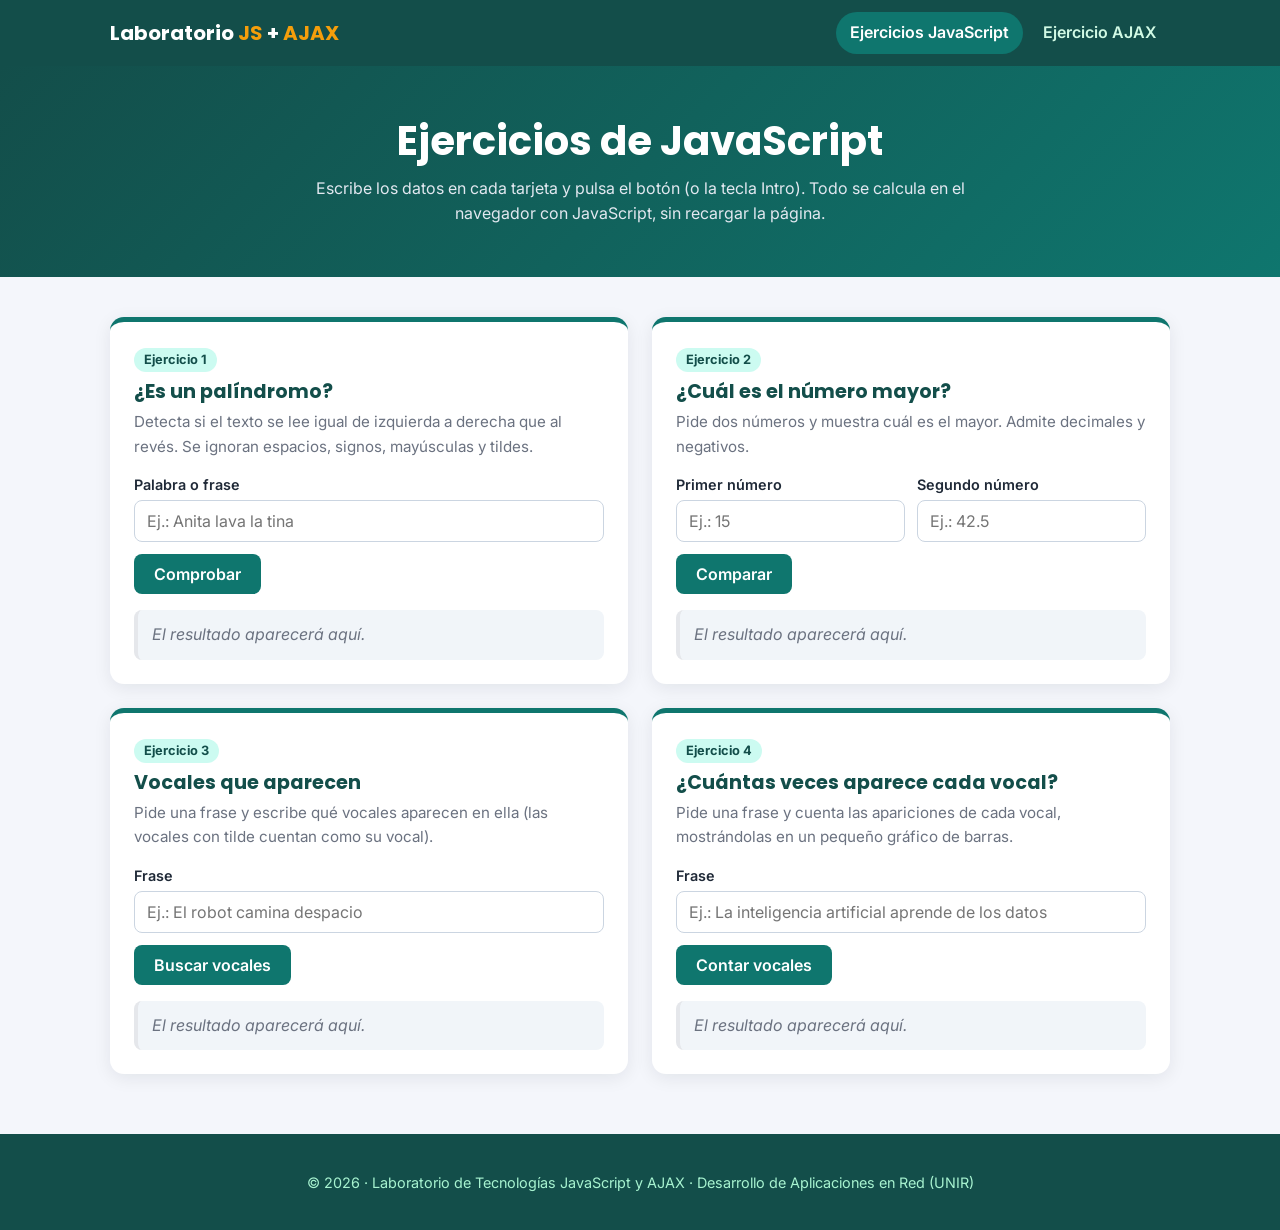
<file: index.html>
<!DOCTYPE html>
<html lang="es">
<head>
  <meta charset="UTF-8">
  <meta name="viewport" content="width=device-width, initial-scale=1.0">
  <title>Laboratorio JS y AJAX | Ejercicios JavaScript</title>
  <link rel="preconnect" href="https://fonts.googleapis.com">
  <link href="https://fonts.googleapis.com/css2?family=Inter:wght@400;600&family=Poppins:wght@600;700&display=swap" rel="stylesheet">
  <link rel="stylesheet" href="css/estilos.css">
</head>
<body>

  <header class="cabecera">
    <div class="contenedor">
      <a class="marca" href="index.html">Laboratorio <span>JS</span> + <span>AJAX</span></a>
      <nav>
        <ul class="menu">
          <li><a class="activo" href="index.html">Ejercicios JavaScript</a></li>
          <li><a href="ajax.html">Ejercicio AJAX</a></li>
        </ul>
      </nav>
    </div>
  </header>

  <section class="intro">
    <h1>Ejercicios de JavaScript</h1>
    <p>Escribe los datos en cada tarjeta y pulsa el botón (o la tecla Intro). Todo se calcula en el navegador con JavaScript, sin recargar la página.</p>
  </section>

  <main class="contenedor">
    <div class="rejilla">

      <!-- ===== Ejercicio 1 ===== -->
      <article class="tarjeta">
        <span class="numero">Ejercicio 1</span>
        <h2>¿Es un palíndromo?</h2>
        <p class="enunciado">Detecta si el texto se lee igual de izquierda a derecha que al revés. Se ignoran espacios, signos, mayúsculas y tildes.</p>
        <form id="form-palindromo">
          <label for="texto-palindromo">Palabra o frase</label>
          <input type="text" id="texto-palindromo" placeholder="Ej.: Anita lava la tina">
          <button type="submit">Comprobar</button>
        </form>
        <div id="res-palindromo" class="resultado" aria-live="polite"></div>
      </article>

      <!-- ===== Ejercicio 2 ===== -->
      <article class="tarjeta">
        <span class="numero">Ejercicio 2</span>
        <h2>¿Cuál es el número mayor?</h2>
        <p class="enunciado">Pide dos números y muestra cuál es el mayor. Admite decimales y negativos.</p>
        <form id="form-mayor">
          <div class="fila-numeros">
            <div>
              <label for="numero1">Primer número</label>
              <input type="number" id="numero1" step="any" placeholder="Ej.: 15">
            </div>
            <div>
              <label for="numero2">Segundo número</label>
              <input type="number" id="numero2" step="any" placeholder="Ej.: 42.5">
            </div>
          </div>
          <button type="submit">Comparar</button>
        </form>
        <div id="res-mayor" class="resultado" aria-live="polite"></div>
      </article>

      <!-- ===== Ejercicio 3 ===== -->
      <article class="tarjeta">
        <span class="numero">Ejercicio 3</span>
        <h2>Vocales que aparecen</h2>
        <p class="enunciado">Pide una frase y escribe qué vocales aparecen en ella (las vocales con tilde cuentan como su vocal).</p>
        <form id="form-vocales">
          <label for="frase-vocales">Frase</label>
          <input type="text" id="frase-vocales" placeholder="Ej.: El robot camina despacio">
          <button type="submit">Buscar vocales</button>
        </form>
        <div id="res-vocales" class="resultado" aria-live="polite"></div>
      </article>

      <!-- ===== Ejercicio 4 ===== -->
      <article class="tarjeta">
        <span class="numero">Ejercicio 4</span>
        <h2>¿Cuántas veces aparece cada vocal?</h2>
        <p class="enunciado">Pide una frase y cuenta las apariciones de cada vocal, mostrándolas en un pequeño gráfico de barras.</p>
        <form id="form-conteo">
          <label for="frase-conteo">Frase</label>
          <input type="text" id="frase-conteo" placeholder="Ej.: La inteligencia artificial aprende de los datos">
          <button type="submit">Contar vocales</button>
        </form>
        <div id="res-conteo" class="resultado" aria-live="polite"></div>
      </article>

    </div>
  </main>

  <footer class="pie">
    <p>&copy; 2026 · Laboratorio de Tecnologías JavaScript y AJAX · Desarrollo de Aplicaciones en Red (UNIR)</p>
  </footer>

  <!-- El script va al final para que los formularios ya existan cuando se ejecute -->
  <script src="js/ejercicios.js"></script>
</body>
</html>
</file>
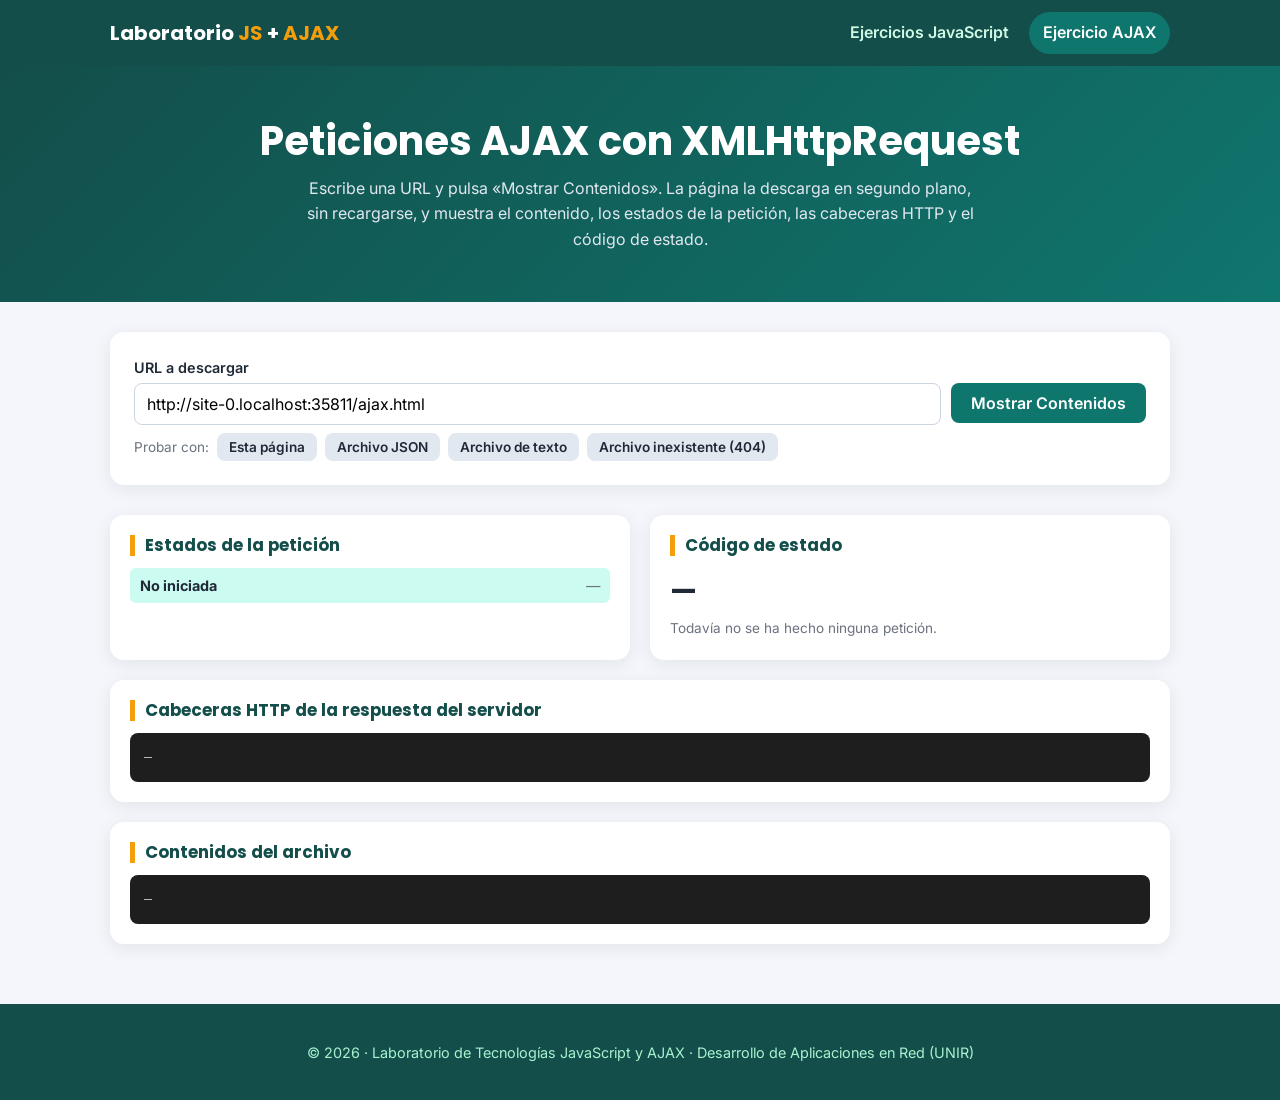
<file: ajax.html>
<!DOCTYPE html>
<html lang="es">
<head>
  <meta charset="UTF-8">
  <meta name="viewport" content="width=device-width, initial-scale=1.0">
  <title>Laboratorio JS y AJAX | Ejercicio AJAX</title>
  <link rel="preconnect" href="https://fonts.googleapis.com">
  <link href="https://fonts.googleapis.com/css2?family=Inter:wght@400;600&family=Poppins:wght@600;700&display=swap" rel="stylesheet">
  <link rel="stylesheet" href="css/estilos.css">
</head>
<body>

  <header class="cabecera">
    <div class="contenedor">
      <a class="marca" href="index.html">Laboratorio <span>JS</span> + <span>AJAX</span></a>
      <nav>
        <ul class="menu">
          <li><a href="index.html">Ejercicios JavaScript</a></li>
          <li><a class="activo" href="ajax.html">Ejercicio AJAX</a></li>
        </ul>
      </nav>
    </div>
  </header>

  <section class="intro">
    <h1>Peticiones AJAX con XMLHttpRequest</h1>
    <p>Escribe una URL y pulsa «Mostrar Contenidos». La página la descarga en segundo plano, sin recargarse, y muestra el contenido, los estados de la petición, las cabeceras HTTP y el código de estado.</p>
  </section>

  <main class="contenedor">

    <!-- ===== Formulario de la URL ===== -->
    <section class="panel">
      <form id="formulario">
        <label for="recurso">URL a descargar</label>
        <div class="formulario-url">
          <input type="text" id="recurso" autocomplete="off">
          <button type="submit" id="enviar">Mostrar Contenidos</button>
        </div>
      </form>
      <div class="pruebas">
        Probar con:
        <button type="button" class="secundario" data-url="">Esta página</button>
        <button type="button" class="secundario" data-url="datos/robots.json">Archivo JSON</button>
        <button type="button" class="secundario" data-url="datos/mensaje.txt">Archivo de texto</button>
        <button type="button" class="secundario" data-url="datos/no-existe.html">Archivo inexistente (404)</button>
      </div>
      <!-- Este aviso solo se muestra si la página se abre con doble clic (file://) -->
      <p id="aviso-local" class="aviso" hidden>
        Has abierto la página directamente desde el disco (<code>file://</code>). Los navegadores bloquean las peticiones AJAX en ese caso:
        ábrela con <strong>Live Server</strong> en VS Code o desde el sitio publicado.
      </p>
    </section>

    <!-- ===== Zonas de resultados ===== -->
    <div class="zonas">

      <section class="zona">
        <h2>Estados de la petición</h2>
        <ul id="estados" class="lista-estados">
          <li>No iniciada <span class="tiempo">—</span></li>
        </ul>
      </section>

      <section class="zona">
        <h2>Código de estado</h2>
        <div id="codigo" class="codigo-estado">—</div>
        <p id="codigo-texto" class="detalle">Todavía no se ha hecho ninguna petición.</p>
      </section>

      <section class="zona ancha">
        <h2>Cabeceras HTTP de la respuesta del servidor</h2>
        <pre id="cabeceras">—</pre>
      </section>

      <section class="zona ancha">
        <h2>Contenidos del archivo</h2>
        <pre id="contenidos">—</pre>
      </section>

    </div>
  </main>

  <footer class="pie">
    <p>&copy; 2026 · Laboratorio de Tecnologías JavaScript y AJAX · Desarrollo de Aplicaciones en Red (UNIR)</p>
  </footer>

  <script src="js/ajax.js"></script>
</body>
</html>
</file>
<file: css/estilos.css>
/* =========================================================
   Laboratorio JavaScript y AJAX - Hoja de estilos
   ========================================================= */

/* ---------- 1. Variables ---------- */
:root {
  --fondo: #f4f6fb;
  --tarjeta: #ffffff;
  --texto: #1f2937;
  --suave: #6b7280;
  --primario: #0f766e;
  --primario-osc: #134e4a;
  --acento: #f59e0b;
  --borde: #e5e7eb;
  --ok: #15803d;
  --error: #b91c1c;
  --radio: 14px;
  --sombra: 0 4px 18px rgba(15, 23, 42, 0.08);
}

/* ---------- 2. Base ---------- */
* { box-sizing: border-box; }

body {
  margin: 0;
  font-family: "Inter", "Segoe UI", Arial, sans-serif;
  font-size: 16px;
  line-height: 1.6;
  color: var(--texto);
  background: var(--fondo);
}

h1, h2, h3 {
  font-family: "Poppins", "Segoe UI", Arial, sans-serif;
  color: var(--primario-osc);
  line-height: 1.25;
}

code {
  background: #eef2f7;
  padding: 1px 6px;
  border-radius: 4px;
  font-size: 0.9em;
}

.contenedor {
  max-width: 1100px;
  margin: 0 auto;
  padding: 0 20px;
}

/* ---------- 3. Cabecera y menú ---------- */
.cabecera {
  position: sticky;
  top: 0;
  z-index: 10;
  background: var(--primario-osc);
}

.cabecera .contenedor {
  display: flex;
  align-items: center;
  justify-content: space-between;
  flex-wrap: wrap;
  gap: 10px;
  padding-top: 12px;
  padding-bottom: 12px;
}

.marca {
  color: #fff;
  text-decoration: none;
  font-family: "Poppins", sans-serif;
  font-weight: 700;
  font-size: 1.25rem;
}

.marca span { color: var(--acento); }

.menu {
  display: flex;
  gap: 6px;
  list-style: none;
  margin: 0;
  padding: 0;
  flex-wrap: wrap;
}

.menu a {
  display: block;
  padding: 8px 14px;
  border-radius: 999px;
  color: #d1fae5;
  text-decoration: none;
  font-weight: 600;
}

.menu a:hover,
.menu a.activo {
  background: var(--primario);
  color: #fff;
}

/* ---------- 4. Introducción de cada página ---------- */
.intro {
  background: linear-gradient(135deg, var(--primario-osc), var(--primario));
  color: #e2e8f0;
  padding: 50px 20px;
  text-align: center;
}

.intro h1 {
  color: #fff;
  margin: 0 0 10px;
  font-size: clamp(1.7rem, 4vw, 2.5rem);
}

.intro p {
  max-width: 680px;
  margin: 0 auto;
}

/* ---------- 5. Tarjetas de ejercicios ---------- */
.rejilla {
  display: grid;
  grid-template-columns: repeat(2, 1fr);   /* cuadrícula de 2 x 2 para los cuatro ejercicios */
  gap: 24px;
  margin: 40px 0 60px;
}

.tarjeta {
  background: var(--tarjeta);
  border-radius: var(--radio);
  box-shadow: var(--sombra);
  padding: 24px;
  border-top: 5px solid var(--primario);
}

.tarjeta h2 {
  margin: 0 0 6px;
  font-size: 1.2rem;
}

.numero {
  display: inline-block;
  background: #ccfbf1;
  color: var(--primario-osc);
  font-weight: 700;
  font-size: 0.8rem;
  padding: 2px 10px;
  border-radius: 999px;
  margin-bottom: 8px;
}

.tarjeta .enunciado {
  color: var(--suave);
  margin: 0 0 14px;
  font-size: 0.95rem;
}

/* ---------- 6. Formularios ---------- */
label {
  display: block;
  font-weight: 600;
  font-size: 0.9rem;
  margin-bottom: 4px;
}

input[type="text"],
input[type="number"],
input[type="url"] {
  width: 100%;
  padding: 10px 12px;
  border: 1px solid #cbd5e1;
  border-radius: 8px;
  font-size: 1rem;
  margin-bottom: 12px;
  font-family: inherit;
}

input:focus {
  outline: 2px solid var(--primario);
  border-color: transparent;
}

.fila-numeros {
  display: flex;
  gap: 12px;
}

.fila-numeros > div { flex: 1; }

button {
  background: var(--primario);
  color: #fff;
  border: none;
  padding: 10px 20px;
  border-radius: 8px;
  font-size: 1rem;
  font-weight: 600;
  cursor: pointer;
  font-family: inherit;
  transition: background 0.2s;
}

button:hover { background: var(--primario-osc); }

button.secundario {
  background: #e2e8f0;
  color: var(--texto);
  font-size: 0.85rem;
  padding: 6px 12px;
}

button.secundario:hover { background: #cbd5e1; }

/* ---------- 7. Resultados ---------- */
.resultado {
  margin-top: 16px;
  padding: 12px 14px;
  border-radius: 8px;
  background: #f1f5f9;
  border-left: 4px solid var(--borde);
  min-height: 48px;
}

.resultado:empty::before {             /* texto gris mientras no hay resultado */
  content: "El resultado aparecerá aquí.";
  color: var(--suave);
  font-style: italic;
}

.resultado.ok    { border-left-color: var(--ok);    background: #f0fdf4; }
.resultado.error { border-left-color: var(--error); background: #fef2f2; }
.resultado.info  { border-left-color: var(--primario); }

.detalle {
  font-size: 0.85rem;
  color: var(--suave);
  margin: 4px 0 0;
}

/* Vocales del ejercicio 3 */
.vocales {
  display: flex;
  gap: 8px;
  margin-top: 6px;
}

.vocal {
  width: 38px;
  height: 38px;
  display: grid;
  place-items: center;
  border-radius: 8px;
  font-weight: 700;
  font-size: 1.1rem;
  background: #e2e8f0;
  color: #94a3b8;
}

.vocal.presente {
  background: var(--primario);
  color: #fff;
}

/* Barras del ejercicio 4 */
.barra-fila {
  display: grid;
  grid-template-columns: 24px 1fr 32px;
  align-items: center;
  gap: 8px;
  margin: 4px 0;
  font-weight: 600;
}

.barra {
  height: 14px;
  background: #e2e8f0;
  border-radius: 999px;
  overflow: hidden;
}

.barra span {
  display: block;
  height: 100%;
  background: var(--acento);
  border-radius: 999px;
  transition: width 0.4s;
}

/* ---------- 8. Página AJAX ---------- */
.panel {
  background: var(--tarjeta);
  border-radius: var(--radio);
  box-shadow: var(--sombra);
  padding: 24px;
  margin: 30px 0;
}

.formulario-url {
  display: flex;
  gap: 10px;
  align-items: flex-start;
}

.formulario-url input { flex: 1; margin-bottom: 8px; }

.pruebas {
  display: flex;
  flex-wrap: wrap;
  gap: 8px;
  align-items: center;
  font-size: 0.85rem;
  color: var(--suave);
}

.aviso {
  background: #fffbeb;
  border-left: 5px solid var(--acento);
  border-radius: 8px;
  padding: 12px 16px;
  margin: 20px 0 0;
}

.zonas {
  display: grid;
  grid-template-columns: 1fr 1fr;
  gap: 20px;
  margin-bottom: 60px;
}

.zona {
  background: var(--tarjeta);
  border-radius: var(--radio);
  box-shadow: var(--sombra);
  padding: 20px;
  min-width: 0;                       /* evita que el <pre> desborde la rejilla */
}

.zona.ancha { grid-column: 1 / -1; }  /* ocupa las dos columnas */

.zona h2 {
  margin: 0 0 12px;
  font-size: 1.05rem;
  border-left: 5px solid var(--acento);
  padding-left: 10px;
}

.zona pre {
  margin: 0;
  background: #1e1e1e;
  color: #d4d4d4;
  padding: 14px;
  border-radius: 8px;
  font-size: 0.82rem;
  max-height: 340px;
  overflow: auto;
  white-space: pre-wrap;
  word-break: break-all;
}

.lista-estados {
  list-style: none;
  margin: 0;
  padding: 0;
}

.lista-estados li {
  display: flex;
  justify-content: space-between;
  padding: 6px 10px;
  border-radius: 6px;
  margin-bottom: 4px;
  background: #f1f5f9;
  font-size: 0.9rem;
}

.lista-estados li:last-child {          /* el estado actual se resalta */
  background: #ccfbf1;
  font-weight: 700;
}

.lista-estados .tiempo { color: var(--suave); font-weight: 400; }

.codigo-estado {
  font-size: 1.8rem;
  font-weight: 700;
  font-family: "Poppins", sans-serif;
}

.codigo-estado.ok    { color: var(--ok); }
.codigo-estado.error { color: var(--error); }

/* ---------- 9. Pie ---------- */
.pie {
  background: var(--primario-osc);
  color: #a7f3d0;
  text-align: center;
  padding: 22px 20px;
  font-size: 0.9rem;
}

/* ---------- 10. Móviles ---------- */
@media (max-width: 700px) {
  .zonas { grid-template-columns: 1fr; }
  .formulario-url { flex-direction: column; }
  .formulario-url button { width: 100%; }
  .cabecera .contenedor { justify-content: center; }
  .menu { justify-content: center; }
  .menu a { padding: 6px 12px; font-size: 0.9rem; }
  .rejilla { grid-template-columns: 1fr; }
}
</file>
